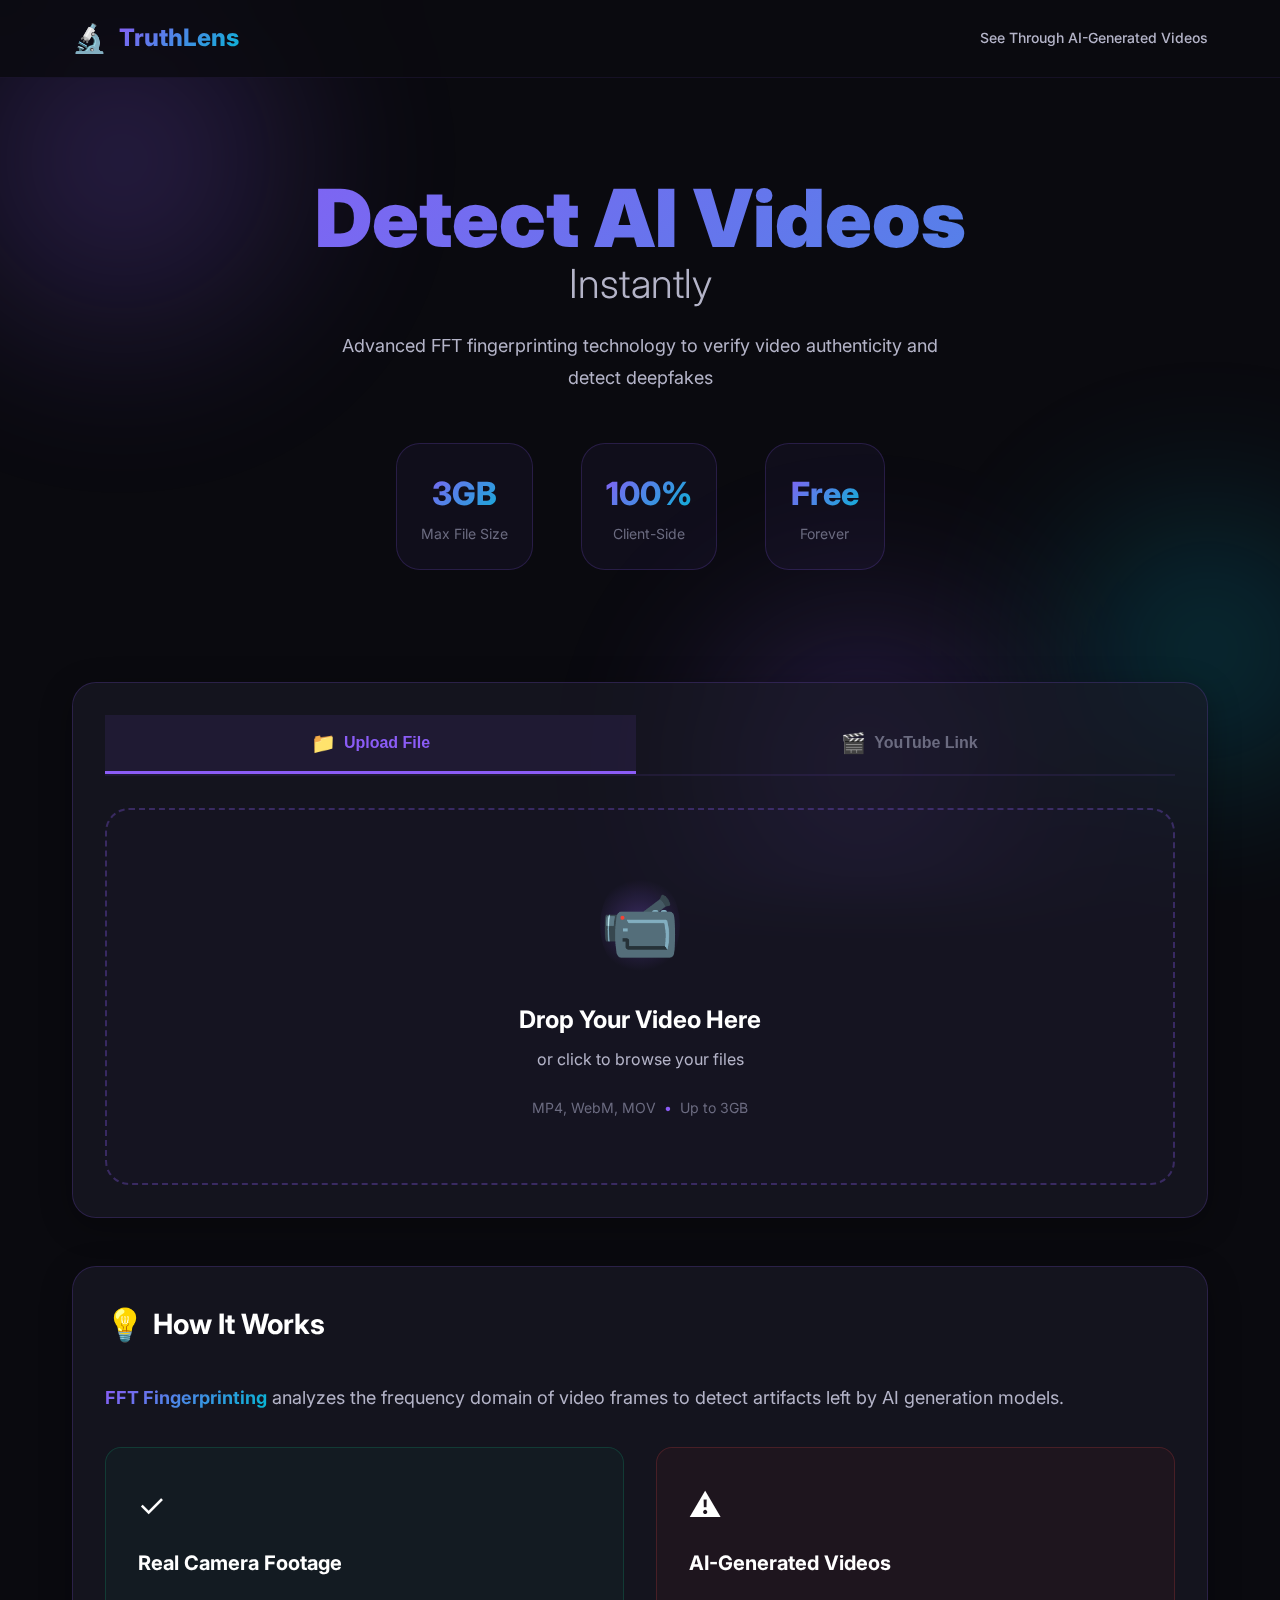
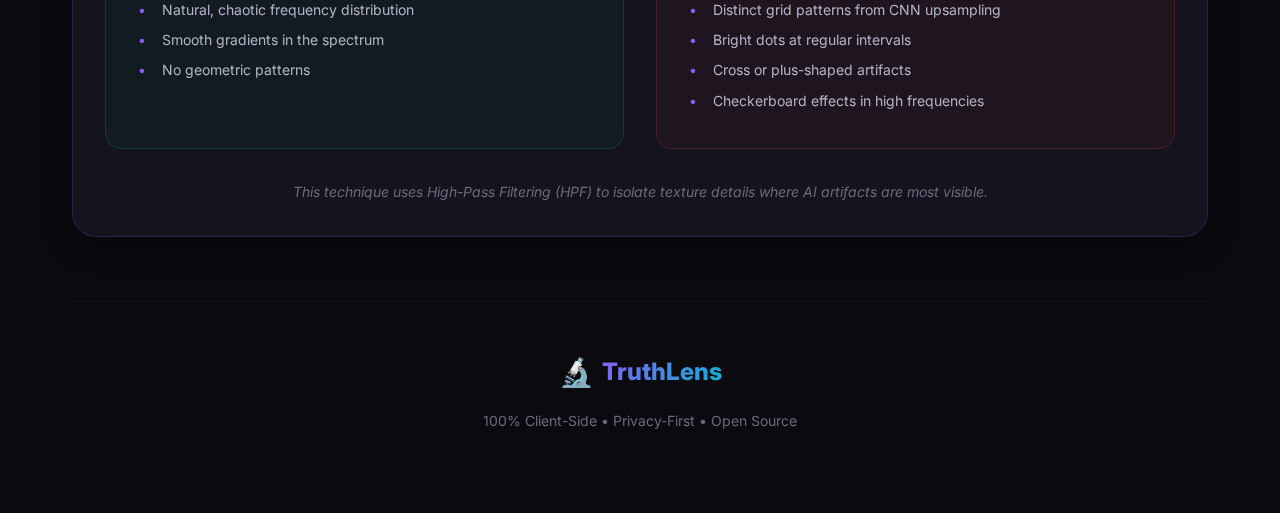
<file: index.html>
﻿<!DOCTYPE html>
<html lang="en">

<head>
    <meta name="google-site-verification" content="6qd9GJdNiaNcviOmPlmsAaN_yJgPoj8lYll9B8vOfQ4" />
    <meta charset="UTF-8">
    <meta name="viewport" content="width=device-width, initial-scale=1.0">

    <!-- Primary Meta Tags -->
    <title>TruthLens - AI Video Detection & Deepfake Detector | Free Online Tool</title>
    <meta name="title" content="TruthLens - AI Video Detection & Deepfake Detector">
    <meta name="description"
        content="Detect AI-generated videos instantly with TruthLens. Free FFT-based analysis to verify video authenticity. Upload files up to 3GB or check YouTube links.">
    <meta name="keywords"
        content="AI video detection, deepfake detector, video verification, FFT analysis, AI content detection">
    <meta name="author" content="TruthLens">
    <meta name="robots" content="index, follow">

    <!-- Open Graph -->
    <meta property="og:type" content="website">
    <meta property="og:title" content="TruthLens - AI Video Detection">
    <meta property="og:description" content="Detect AI-generated videos instantly with advanced FFT fingerprinting">
    <meta property="og:image" content="og-image.png">

    <!-- Favicon -->
    <link rel="icon" type="image/png" sizes="32x32" href="favicon-32x32.png">
    <link rel="icon" type="image/png" sizes="16x16" href="favicon-16x16.png">
    <link rel="apple-touch-icon" sizes="180x180" href="apple-touch-icon.png">

    <!-- Fonts -->
    <link rel="preconnect" href="https://fonts.googleapis.com">
    <link rel="preconnect" href="https://fonts.gstatic.com" crossorigin>
    <link
        href="https://fonts.googleapis.com/css2?family=Inter:wght@300;400;500;600;700;800;900&family=Fira+Code:wght@400;500;600&display=swap"
        rel="stylesheet">

    <!-- Styles -->
    <link rel="stylesheet" href="style.css">
</head>

<body>
    <!-- Animated Background -->
    <div class="animated-bg">
        <div class="gradient-orb orb-1"></div>
        <div class="gradient-orb orb-2"></div>
        <div class="gradient-orb orb-3"></div>
    </div>

    <!-- Navigation -->
    <nav class="navbar">
        <div class="nav-container">
            <div class="logo-section">
                <div class="logo-icon">🔬</div>
                <span class="logo-text">TruthLens</span>
            </div>
            <div class="nav-tagline">See Through AI-Generated Videos</div>
        </div>
    </nav>

    <div class="container">
        <!-- Hero Section -->
        <section class="hero-section">
            <div class="hero-content">
                <h1 class="hero-title">
                    <span class="gradient-text">Detect AI Videos</span>
                    <span class="hero-subtitle">Instantly</span>
                </h1>
                <p class="hero-description">
                    Advanced FFT fingerprinting technology to verify video authenticity and detect deepfakes
                </p>
                <div class="hero-stats">
                    <div class="stat-item">
                        <div class="stat-number">3GB</div>
                        <div class="stat-label">Max File Size</div>
                    </div>
                    <div class="stat-item">
                        <div class="stat-number">100%</div>
                        <div class="stat-label">Client-Side</div>
                    </div>
                    <div class="stat-item">
                        <div class="stat-number">Free</div>
                        <div class="stat-label">Forever</div>
                    </div>
                </div>
            </div>
        </section>

        <!-- Upload Section -->
        <section class="upload-section">
            <div class="glass-card upload-card">
                <!-- Tab Headers -->
                <div class="upload-tabs">
                    <button class="tab-btn active" data-tab="file">
                        <span class="tab-icon">📁</span>
                        <span class="tab-text">Upload File</span>
                    </button>
                    <button class="tab-btn" data-tab="youtube">
                        <span class="tab-icon">🎬</span>
                        <span class="tab-text">YouTube Link</span>
                    </button>
                </div>

                <!-- File Upload Tab -->
                <div class="tab-content active" id="fileTab">
                    <div class="upload-zone" id="uploadZone">
                        <div class="upload-icon-wrapper">
                            <div class="upload-icon">📹</div>
                            <div class="upload-pulse"></div>
                        </div>
                        <h3 class="upload-title">Drop Your Video Here</h3>
                        <p class="upload-description">or click to browse your files</p>
                        <div class="upload-specs">
                            <span class="spec-item">MP4, WebM, MOV</span>
                            <span class="spec-divider">•</span>
                            <span class="spec-item">Up to 3GB</span>
                        </div>
                        <input type="file" id="fileInput" accept="video/*">
                    </div>
                </div>

                <!-- YouTube Link Tab -->
                <div class="tab-content" id="youtubeTab">
                    <div class="youtube-input-container">
                        <div class="youtube-icon-wrapper">
                            <span class="youtube-icon">🎬</span>
                        </div>
                        <h3 class="youtube-title">Analyze YouTube Video</h3>
                        <p class="youtube-description">Paste any YouTube URL to check for AI generation</p>

                        <div class="url-input-group">
                            <input type="text" id="youtubeUrlInput" class="youtube-url-input"
                                placeholder="https://www.youtube.com/watch?v=...">
                            <button class="btn btn-primary" id="loadYoutubeBtn">
                                <span>Load Video</span>
                            </button>
                        </div>

                        <div class="youtube-info">
                            <div class="info-box">
                                <div class="info-title">✓ Supported Formats</div>
                                <div class="info-list">
                                    <div>youtube.com/watch?v=...</div>
                                    <div>youtu.be/...</div>
                                    <div>youtube.com/embed/...</div>
                                </div>
                            </div>
                            <div class="info-box warning">
                                <div class="info-title">⚠️ Note</div>
                                <div class="info-text">Some videos may have embedding restrictions. We'll guide you
                                    through manual download if needed.</div>
                            </div>
                        </div>
                    </div>
                </div>
            </div>
        </section>

        <!-- Video Player Section -->
        <section class="video-section hidden" id="videoSection">
            <div class="glass-card">
                <div class="section-header">
                    <h2 class="section-title">
                        <span class="title-icon">📺</span>
                        Video Preview
                    </h2>
                </div>
                <div class="video-container">
                    <video id="videoPlayer" controls></video>
                    <div id="youtubePlayerContainer" class="hidden"></div>
                </div>
                <div class="video-controls">
                    <button class="btn btn-primary btn-large" id="analyzeBtn">
                        <span class="btn-icon">🔍</span>
                        <span>Analyze Video</span>
                    </button>
                    <button class="btn btn-secondary" id="resetBtn">
                        <span class="btn-icon">🔄</span>
                        <span>Upload New</span>
                    </button>
                </div>
            </div>
        </section>

        <!-- FFT Visualization Section -->
        <section class="fft-section hidden" id="fftSection">
            <div class="glass-card">
                <div class="section-header">
                    <h2 class="section-title">
                        <span class="title-icon">📊</span>
                        FFT Frequency Spectrum
                    </h2>
                </div>
                <div class="fft-canvas-container">
                    <canvas id="fftCanvas"></canvas>
                    <div class="loading-overlay hidden" id="fftLoading">
                        <div class="spinner-wrapper">
                            <div class="spinner"></div>
                            <div class="spinner-glow"></div>
                        </div>
                        <div class="loading-text">Analyzing frequency patterns...</div>
                        <div class="progress-container">
                            <div class="progress-bar">
                                <div class="progress-fill" id="progressFill"></div>
                            </div>
                        </div>
                    </div>
                </div>
                <div class="fft-legend">
                    <div class="legend-item real">
                        <div class="legend-indicator"></div>
                        <div class="legend-text">
                            <strong>Real Video:</strong> Cloudy nebula, smooth gradients
                        </div>
                    </div>
                    <div class="legend-item ai">
                        <div class="legend-indicator"></div>
                        <div class="legend-text">
                            <strong>AI Generated:</strong> Grid lines, bright dots, cross patterns
                        </div>
                    </div>
                </div>
            </div>
        </section>

        <!-- Results Section -->
        <section class="results-section hidden" id="resultsSection">
            <div class="glass-card result-card">
                <div class="section-header">
                    <h2 class="section-title">
                        <span class="title-icon">🎯</span>
                        Detection Results
                    </h2>
                </div>

                <div class="result-badge-wrapper">
                    <div class="result-badge" id="resultBadge">AI Generated</div>
                </div>

                <div class="confidence-meter">
                    <div class="confidence-label">
                        <span>Confidence Level</span>
                        <span id="confidenceValue" class="confidence-number">0%</span>
                    </div>
                    <div class="confidence-bar">
                        <div class="confidence-fill" id="confidenceFill"></div>
                        <div class="confidence-glow"></div>
                    </div>
                </div>

                <div class="result-explanation">
                    <h4 class="explanation-title">
                        <span>📋</span>
                        Analysis Details
                    </h4>
                    <ul id="detectionDetails" class="details-list">
                        <li>Analyzing frequency patterns...</li>
                    </ul>
                </div>
            </div>
        </section>

        <!-- How It Works Section -->
        <section class="info-section">
            <div class="glass-card">
                <div class="section-header">
                    <h2 class="section-title">
                        <span class="title-icon">💡</span>
                        How It Works
                    </h2>
                </div>
                <div class="info-content">
                    <p class="info-intro">
                        <strong>FFT Fingerprinting</strong> analyzes the frequency domain of video frames to detect
                        artifacts left by AI generation models.
                    </p>

                    <div class="info-grid">
                        <div class="info-card real-card">
                            <div class="info-card-icon">✓</div>
                            <h4>Real Camera Footage</h4>
                            <ul>
                                <li>Natural, chaotic frequency distribution</li>
                                <li>Smooth gradients in the spectrum</li>
                                <li>No geometric patterns</li>
                            </ul>
                        </div>

                        <div class="info-card ai-card">
                            <div class="info-card-icon">⚠</div>
                            <h4>AI-Generated Videos</h4>
                            <ul>
                                <li>Distinct grid patterns from CNN upsampling</li>
                                <li>Bright dots at regular intervals</li>
                                <li>Cross or plus-shaped artifacts</li>
                                <li>Checkerboard effects in high frequencies</li>
                            </ul>
                        </div>
                    </div>

                    <p class="info-note">
                        This technique uses High-Pass Filtering (HPF) to isolate texture details where AI artifacts are
                        most visible.
                    </p>
                </div>
            </div>
        </section>

        <!-- Footer -->
        <footer class="footer">
            <div class="footer-content">
                <div class="footer-logo">
                    <span class="logo-icon">🔬</span>
                    <span class="logo-text">TruthLens</span>
                </div>
                <div class="footer-text">
                    100% Client-Side • Privacy-First • Open Source
                </div>
            </div>
        </footer>
    </div>

    <!-- Structured Data -->
    <script type="application/ld+json">
    {
      "@context": "https://schema.org",
      "@type": "WebApplication",
      "name": "TruthLens",
      "description": "AI video detection and deepfake detector using FFT fingerprinting",
      "url": "https://truthlens.ai",
      "applicationCategory": "SecurityApplication",
      "offers": {
        "@type": "Offer",
        "price": "0",
        "priceCurrency": "USD"
      }
    }
    </script>

    <!-- Scripts -->
    <script src="utils.js"></script>
    <script src="fft-analyzer.js"></script>
    <script src="visualization.js"></script>
    <script src="youtube-handler.js"></script>
    <script src="app.js"></script>
</body>


</html>
</file>
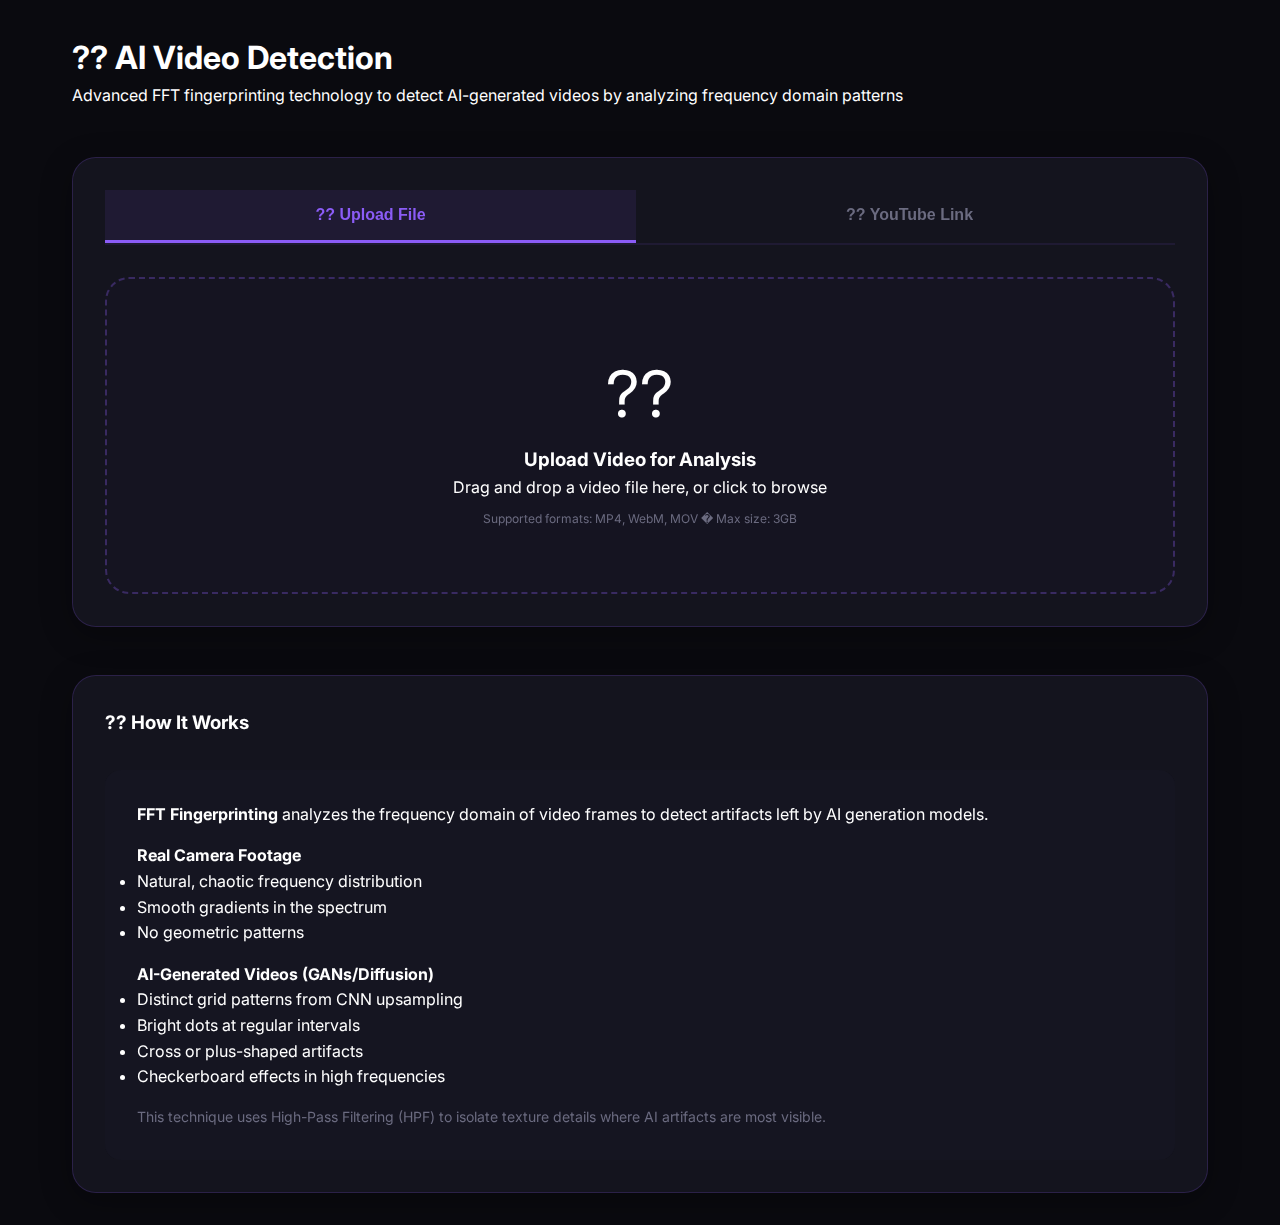
<file: index_backup.html>
﻿<!DOCTYPE html>
<html lang="en">

<head>
    <meta charset="UTF-8">
    <meta name="viewport" content="width=device-width, initial-scale=1.0">
    <title>AI Video Detection - FFT Fingerprinting</title>
    <meta name="description" content="Detect AI-generated videos using advanced FFT fingerprinting technology">

    <!-- Fonts -->
    <link rel="preconnect" href="https://fonts.googleapis.com">
    <link rel="preconnect" href="https://fonts.gstatic.com" crossorigin>
    <link href="https://fonts.googleapis.com/css2?family=Inter:wght@400;600;700;800&family=Fira+Code:wght@400;500&display=swap" rel="stylesheet">

    <!-- Styles -->
    <link rel="stylesheet" href="style.css">
</head>

<body>
    <div class="container">
        <!-- Header -->
        <header>
            <div class="header-content fade-in">
                <h1>?? AI Video Detection</h1>
                <p class="subtitle">
                    Advanced FFT fingerprinting technology to detect AI-generated videos by analyzing frequency domain patterns
                </p>
            </div>
        </header>

        <!-- Upload Section with Tabs -->
        <section class="upload-section fade-in">
            <div class="glass-card">
                <!-- Tab Headers -->
                <div class="upload-tabs">
                    <button class="tab-btn active" data-tab="file">
                        ?? Upload File
                    </button>
                    <button class="tab-btn" data-tab="youtube">
                        ?? YouTube Link
                    </button>
                </div>

                <!-- File Upload Tab -->
                <div class="tab-content active" id="fileTab">
                    <div class="upload-zone" id="uploadZone">
                        <div class="upload-icon">??</div>
                        <div class="upload-text">
                            <h3>Upload Video for Analysis</h3>
                            <p>Drag and drop a video file here, or click to browse</p>
                            <p class="mt-sm" style="font-size: 0.75rem; color: var(--color-text-muted);">
                                Supported formats: MP4, WebM, MOV � Max size: 3GB
                            </p>
                        </div>
                        <input type="file" id="fileInput" accept="video/*">
                    </div>
                </div>

                <!-- YouTube Link Tab -->
                <div class="tab-content" id="youtubeTab">
                    <div class="youtube-input-container">
                        <div class="youtube-icon">??</div>
                        <h3>Analyze YouTube Video</h3>
                        <p class="mb-md" style="color: var(--color-text-secondary);">
                            Paste a YouTube video URL to analyze it for AI generation
                        </p>
                        
                        <div class="url-input-group">
                            <input type="text" id="youtubeUrlInput" class="youtube-url-input" placeholder="https://www.youtube.com/watch?v=...">
                            <button class="btn btn-primary" id="loadYoutubeBtn">
                                Load Video
                            </button>
                        </div>

                        <div class="youtube-help">
                            <p style="font-size: 0.75rem; color: var(--color-text-muted);">
                                <strong>Supported formats:</strong><br>
                                � https://www.youtube.com/watch?v=VIDEO_ID<br>
                                � https://youtu.be/VIDEO_ID<br>
                                � https://www.youtube.com/embed/VIDEO_ID
                            </p>
                        </div>

                        <div class="youtube-notice mt-md">
                            <p style="font-size: 0.875rem; color: var(--color-text-muted);">
                                ?? <strong>Note:</strong> Some YouTube videos may have embedding restrictions. 
                                If the video cannot be loaded, you'll be guided to download it manually.
                            </p>
                        </div>
                    </div>
                </div>
            </div>
        </section>

        <!-- Main Analysis Grid -->
        <div class="main-grid">
            <!-- Video Player Section -->
            <section class="video-section hidden" id="videoSection">
                <div class="glass-card">
                    <h2>?? Video Preview</h2>
                    <div class="video-container">
                        <video id="videoPlayer" controls></video>
                        <div id="youtubePlayerContainer" class="hidden"></div>
                    </div>
                    <div class="video-controls">
                        <button class="btn btn-primary" id="analyzeBtn">
                            ?? Analyze Video
                        </button>
                        <button class="btn btn-secondary" id="resetBtn">
                            ?? Upload New Video
                        </button>
                    </div>
                </div>
            </section>

            <!-- FFT Visualization Section -->
            <section class="fft-section hidden" id="fftSection">
                <div class="glass-card">
                    <h2>?? FFT Frequency Spectrum</h2>
                    <div class="fft-canvas-container">
                        <canvas id="fftCanvas"></canvas>
                        <div class="loading-overlay hidden" id="fftLoading">
                            <div class="spinner"></div>
                            <div class="loading-text">Analyzing frequency patterns...</div>
                            <div class="progress-container">
                                <div class="progress-bar">
                                    <div class="progress-fill" id="progressFill"></div>
                                </div>
                            </div>
                        </div>
                    </div>
                    <div class="fft-legend">
                        <h4>How to Read This</h4>
                        <p><strong>Real Video:</strong> Cloudy nebula pattern, smooth gradients</p>
                        <p><strong>AI Generated:</strong> Grid lines, bright dots, cross/plus shapes</p>
                    </div>
                </div>
            </section>
        </div>

        <!-- Results Section -->
        <section class="results-section hidden" id="resultsSection">
            <div class="glass-card result-card">
                <h2>?? Detection Results</h2>

                <div class="result-badge" id="resultBadge">
                    AI Generated
                </div>

                <div class="confidence-meter">
                    <div class="confidence-label">
                        <span>Confidence Level</span>
                        <span id="confidenceValue">0%</span>
                    </div>
                    <div class="confidence-bar">
                        <div class="confidence-fill" id="confidenceFill"></div>
                    </div>
                </div>

                <div class="result-explanation">
                    <h4>?? Analysis Details</h4>
                    <ul id="detectionDetails">
                        <li>Analyzing frequency patterns...</li>
                    </ul>
                </div>
            </div>
        </section>

        <!-- Educational Info -->
        <section class="fade-in mt-lg">
            <div class="glass-card">
                <h3>?? How It Works</h3>
                <div class="result-explanation">
                    <p><strong>FFT Fingerprinting</strong> analyzes the frequency domain of video frames to detect artifacts left by AI generation models.</p>

                    <h4 class="mt-md">Real Camera Footage</h4>
                    <ul>
                        <li>Natural, chaotic frequency distribution</li>
                        <li>Smooth gradients in the spectrum</li>
                        <li>No geometric patterns</li>
                    </ul>

                    <h4 class="mt-md">AI-Generated Videos (GANs/Diffusion)</h4>
                    <ul>
                        <li>Distinct grid patterns from CNN upsampling</li>
                        <li>Bright dots at regular intervals</li>
                        <li>Cross or plus-shaped artifacts</li>
                        <li>Checkerboard effects in high frequencies</li>
                    </ul>

                    <p class="mt-md" style="color: var(--color-text-muted); font-size: 0.875rem;">
                        This technique uses High-Pass Filtering (HPF) to isolate texture details where AI artifacts are most visible.
                    </p>
                </div>
            </div>
        </section>
    </div>

    <!-- Scripts -->
    <script src="utils.js"></script>
    <script src="fft-analyzer.js"></script>
    <script src="visualization.js"></script>
    <script src="youtube-handler.js"></script>
    <script src="app.js"></script>
</body>

</html>
</file>
<file: style.css>
/* ============================================
   TruthLens - Modern Design System
   ============================================ */

:root {
  /* Colors */
  --color-bg-primary: #0a0a0f;
  --color-bg-secondary: #12121a;
  --color-bg-card: rgba(26, 26, 40, 0.6);

  --color-text-primary: #ffffff;
  --color-text-secondary: #b4b4c8;
  --color-text-muted: #6b6b80;

  --color-accent-primary: #8b5cf6;
  --color-accent-secondary: #06b6d4;
  --color-accent-success: #10b981;
  --color-accent-danger: #ef4444;

  /* Gradients */
  --gradient-primary: linear-gradient(135deg, #8b5cf6 0%, #06b6d4 100%);
  --gradient-success: linear-gradient(135deg, #10b981 0%, #059669 100%);
  --gradient-danger: linear-gradient(135deg, #ef4444 0%, #dc2626 100%);
  --gradient-glow: radial-gradient(circle, rgba(139, 92, 246, 0.3) 0%, transparent 70%);

  /* Spacing */
  --spacing-xs: 0.25rem;
  --spacing-sm: 0.5rem;
  --spacing-md: 1rem;
  --spacing-lg: 1.5rem;
  --spacing-xl: 2rem;
  --spacing-2xl: 3rem;
  --spacing-3xl: 4rem;

  /* Border Radius */
  --radius-sm: 0.5rem;
  --radius-md: 1rem;
  --radius-lg: 1.5rem;
  --radius-xl: 2rem;

  /* Shadows */
  --shadow-sm: 0 2px 8px rgba(0, 0, 0, 0.1);
  --shadow-md: 0 4px 16px rgba(0, 0, 0, 0.2);
  --shadow-lg: 0 8px 32px rgba(0, 0, 0, 0.3);
  --shadow-glow: 0 0 40px rgba(139, 92, 246, 0.4);

  /* Transitions */
  --transition-fast: 0.2s ease;
  --transition-normal: 0.3s ease;
  --transition-slow: 0.5s ease;

  /* Fonts */
  --font-primary: 'Inter', -apple-system, BlinkMacSystemFont, 'Segoe UI', sans-serif;
  --font-mono: 'Fira Code', 'Courier New', monospace;
}

/* ============================================
   Base Styles
   ============================================ */

* {
  margin: 0;
  padding: 0;
  box-sizing: border-box;
}

html {
  scroll-behavior: smooth;
}

body {
  font-family: var(--font-primary);
  background: var(--color-bg-primary);
  color: var(--color-text-primary);
  line-height: 1.6;
  overflow-x: hidden;
  min-height: 100vh;
}

/* ============================================
   Animated Background
   ============================================ */

.animated-bg {
  position: fixed;
  top: 0;
  left: 0;
  width: 100%;
  height: 100%;
  z-index: -1;
  overflow: hidden;
}

.gradient-orb {
  position: absolute;
  border-radius: 50%;
  filter: blur(80px);
  opacity: 0.3;
  animation: float 20s ease-in-out infinite;
}

.orb-1 {
  width: 500px;
  height: 500px;
  background: radial-gradient(circle, #8b5cf6 0%, transparent 70%);
  top: -10%;
  left: -10%;
  animation-delay: 0s;
}

.orb-2 {
  width: 400px;
  height: 400px;
  background: radial-gradient(circle, #06b6d4 0%, transparent 70%);
  top: 50%;
  right: -10%;
  animation-delay: 7s;
}

.orb-3 {
  width: 450px;
  height: 450px;
  background: radial-gradient(circle, #8b5cf6 0%, transparent 70%);
  bottom: -10%;
  left: 50%;
  animation-delay: 14s;
}

@keyframes float {

  0%,
  100% {
    transform: translate(0, 0) scale(1);
  }

  33% {
    transform: translate(30px, -30px) scale(1.1);
  }

  66% {
    transform: translate(-20px, 20px) scale(0.9);
  }
}

/* ============================================
   Navigation
   ============================================ */

.navbar {
  position: sticky;
  top: 0;
  z-index: 100;
  background: rgba(10, 10, 15, 0.8);
  backdrop-filter: blur(20px);
  border-bottom: 1px solid rgba(139, 92, 246, 0.1);
  padding: 1rem 0;
  animation: slideDown 0.5s ease-out;
}

@keyframes slideDown {
  from {
    transform: translateY(-100%);
    opacity: 0;
  }

  to {
    transform: translateY(0);
    opacity: 1;
  }
}

.nav-container {
  max-width: 1200px;
  margin: 0 auto;
  padding: 0 2rem;
  display: flex;
  justify-content: space-between;
  align-items: center;
}

.logo-section {
  display: flex;
  align-items: center;
  gap: 0.75rem;
}

.logo-icon {
  font-size: 1.75rem;
  animation: pulse 2s ease-in-out infinite;
}

@keyframes pulse {

  0%,
  100% {
    transform: scale(1);
  }

  50% {
    transform: scale(1.1);
  }
}

.logo-text {
  font-size: 1.5rem;
  font-weight: 800;
  background: var(--gradient-primary);
  -webkit-background-clip: text;
  -webkit-text-fill-color: transparent;
  background-clip: text;
}

.nav-tagline {
  font-size: 0.875rem;
  color: var(--color-text-secondary);
  font-weight: 500;
}

/* ============================================
   Container & Layout
   ============================================ */

.container {
  max-width: 1200px;
  margin: 0 auto;
  padding: 2rem;
}

/* ============================================
   Hero Section
   ============================================ */

.hero-section {
  text-align: center;
  padding: var(--spacing-3xl) 0;
  animation: fadeInUp 0.8s ease-out;
}

@keyframes fadeInUp {
  from {
    opacity: 0;
    transform: translateY(30px);
  }

  to {
    opacity: 1;
    transform: translateY(0);
  }
}

.hero-title {
  font-size: clamp(2.5rem, 8vw, 5rem);
  font-weight: 900;
  line-height: 1.1;
  margin-bottom: var(--spacing-lg);
}

.gradient-text {
  display: block;
  background: var(--gradient-primary);
  -webkit-background-clip: text;
  -webkit-text-fill-color: transparent;
  background-clip: text;
  animation: shimmer 3s ease-in-out infinite;
  background-size: 200% 200%;
}

@keyframes shimmer {

  0%,
  100% {
    background-position: 0% 50%;
  }

  50% {
    background-position: 100% 50%;
  }
}

.hero-subtitle {
  display: block;
  font-size: clamp(1.5rem, 4vw, 2.5rem);
  font-weight: 300;
  color: var(--color-text-secondary);
}

.hero-description {
  font-size: 1.125rem;
  color: var(--color-text-secondary);
  max-width: 600px;
  margin: 0 auto var(--spacing-2xl);
  line-height: 1.8;
}

.hero-stats {
  display: flex;
  justify-content: center;
  gap: var(--spacing-2xl);
  flex-wrap: wrap;
}

.stat-item {
  text-align: center;
  padding: var(--spacing-lg);
  background: rgba(139, 92, 246, 0.05);
  border-radius: var(--radius-lg);
  border: 1px solid rgba(139, 92, 246, 0.2);
  min-width: 120px;
  transition: all var(--transition-normal);
}

.stat-item:hover {
  transform: translateY(-5px);
  background: rgba(139, 92, 246, 0.1);
  border-color: rgba(139, 92, 246, 0.4);
  box-shadow: var(--shadow-glow);
}

.stat-number {
  font-size: 2rem;
  font-weight: 800;
  background: var(--gradient-primary);
  -webkit-background-clip: text;
  -webkit-text-fill-color: transparent;
  background-clip: text;
}

.stat-label {
  font-size: 0.875rem;
  color: var(--color-text-muted);
  margin-top: var(--spacing-xs);
}

/* ============================================
   Glass Card
   ============================================ */

.glass-card {
  background: var(--color-bg-card);
  backdrop-filter: blur(20px);
  border: 1px solid rgba(139, 92, 246, 0.2);
  border-radius: var(--radius-lg);
  padding: var(--spacing-xl);
  box-shadow: var(--shadow-lg);
  transition: all var(--transition-normal);
  animation: fadeInUp 0.6s ease-out;
}

.glass-card:hover {
  border-color: rgba(139, 92, 246, 0.4);
  box-shadow: var(--shadow-lg), var(--shadow-glow);
}

/* ============================================
   Upload Section
   ============================================ */

.upload-section {
  margin: var(--spacing-2xl) 0;
}

.upload-card {
  overflow: hidden;
}

.upload-tabs {
  display: flex;
  gap: var(--spacing-sm);
  margin-bottom: var(--spacing-xl);
  border-bottom: 2px solid rgba(139, 92, 246, 0.1);
}

.tab-btn {
  flex: 1;
  padding: var(--spacing-md) var(--spacing-lg);
  background: transparent;
  border: none;
  border-bottom: 3px solid transparent;
  color: var(--color-text-muted);
  font-size: 1rem;
  font-weight: 600;
  cursor: pointer;
  transition: all var(--transition-fast);
  display: flex;
  align-items: center;
  justify-content: center;
  gap: var(--spacing-sm);
}

.tab-icon {
  font-size: 1.25rem;
}

.tab-btn:hover {
  color: var(--color-text-primary);
  background: rgba(139, 92, 246, 0.05);
}

.tab-btn.active {
  color: var(--color-accent-primary);
  border-bottom-color: var(--color-accent-primary);
  background: rgba(139, 92, 246, 0.1);
}

.tab-content {
  display: none;
  animation: fadeIn 0.4s ease-out;
}

.tab-content.active {
  display: block;
}

@keyframes fadeIn {
  from {
    opacity: 0;
  }

  to {
    opacity: 1;
  }
}

/* ============================================
   Upload Zone
   ============================================ */

.upload-zone {
  position: relative;
  padding: var(--spacing-3xl);
  border: 2px dashed rgba(139, 92, 246, 0.3);
  border-radius: var(--radius-lg);
  text-align: center;
  cursor: pointer;
  transition: all var(--transition-normal);
  background: rgba(139, 92, 246, 0.02);
}

.upload-zone:hover {
  border-color: var(--color-accent-primary);
  background: rgba(139, 92, 246, 0.05);
  transform: translateY(-2px);
}

.upload-zone.drag-over {
  border-color: var(--color-accent-secondary);
  background: rgba(6, 182, 212, 0.1);
  transform: scale(1.02);
}

.upload-icon-wrapper {
  position: relative;
  display: inline-block;
  margin-bottom: var(--spacing-lg);
}

.upload-icon {
  font-size: 4rem;
  animation: bounce 2s ease-in-out infinite;
}

@keyframes bounce {

  0%,
  100% {
    transform: translateY(0);
  }

  50% {
    transform: translateY(-10px);
  }
}

.upload-pulse {
  position: absolute;
  top: 50%;
  left: 50%;
  transform: translate(-50%, -50%);
  width: 100%;
  height: 100%;
  border-radius: 50%;
  background: var(--gradient-glow);
  animation: pulsate 2s ease-in-out infinite;
  z-index: -1;
}

@keyframes pulsate {

  0%,
  100% {
    transform: translate(-50%, -50%) scale(1);
    opacity: 0.5;
  }

  50% {
    transform: translate(-50%, -50%) scale(1.5);
    opacity: 0;
  }
}

.upload-title {
  font-size: 1.5rem;
  font-weight: 700;
  margin-bottom: var(--spacing-sm);
  color: var(--color-text-primary);
}

.upload-description {
  color: var(--color-text-secondary);
  margin-bottom: var(--spacing-lg);
}

.upload-specs {
  display: flex;
  justify-content: center;
  align-items: center;
  gap: var(--spacing-sm);
  font-size: 0.875rem;
  color: var(--color-text-muted);
}

.spec-divider {
  color: var(--color-accent-primary);
}

#fileInput {
  display: none;
}

/* ============================================
   YouTube Input
   ============================================ */

.youtube-input-container {
  padding: var(--spacing-xl);
  text-align: center;
}

.youtube-icon-wrapper {
  margin-bottom: var(--spacing-lg);
}

.youtube-icon {
  font-size: 4rem;
  display: inline-block;
  animation: float 3s ease-in-out infinite;
}

.youtube-title {
  font-size: 1.5rem;
  font-weight: 700;
  margin-bottom: var(--spacing-sm);
}

.youtube-description {
  color: var(--color-text-secondary);
  margin-bottom: var(--spacing-xl);
}

.url-input-group {
  display: flex;
  gap: var(--spacing-sm);
  max-width: 600px;
  margin: 0 auto var(--spacing-xl);
}

.youtube-url-input {
  flex: 1;
  padding: var(--spacing-md) var(--spacing-lg);
  background: rgba(26, 26, 40, 0.6);
  border: 1px solid rgba(139, 92, 246, 0.3);
  border-radius: var(--radius-sm);
  color: var(--color-text-primary);
  font-size: 0.875rem;
  font-family: var(--font-mono);
  transition: all var(--transition-normal);
}

.youtube-url-input:focus {
  outline: none;
  border-color: var(--color-accent-primary);
  background: rgba(26, 26, 40, 0.8);
  box-shadow: 0 0 20px rgba(139, 92, 246, 0.3);
}

.youtube-url-input::placeholder {
  color: var(--color-text-muted);
}

.youtube-info {
  display: grid;
  grid-template-columns: repeat(auto-fit, minmax(250px, 1fr));
  gap: var(--spacing-md);
  max-width: 700px;
  margin: 0 auto;
}

.info-box {
  padding: var(--spacing-lg);
  background: rgba(139, 92, 246, 0.05);
  border-radius: var(--radius-md);
  border: 1px solid rgba(139, 92, 246, 0.2);
  text-align: left;
}

.info-box.warning {
  background: rgba(239, 68, 68, 0.05);
  border-color: rgba(239, 68, 68, 0.2);
}

.info-title {
  font-weight: 600;
  margin-bottom: var(--spacing-sm);
  color: var(--color-text-primary);
}

.info-list div {
  font-size: 0.75rem;
  color: var(--color-text-muted);
  font-family: var(--font-mono);
  padding: var(--spacing-xs) 0;
}

.info-text {
  font-size: 0.875rem;
  color: var(--color-text-secondary);
}

/* ============================================
   Sections
   ============================================ */

.video-section,
.fft-section,
.results-section,
.info-section {
  margin: var(--spacing-2xl) 0;
}

.section-header {
  margin-bottom: var(--spacing-xl);
}

.section-title {
  font-size: 1.75rem;
  font-weight: 700;
  display: flex;
  align-items: center;
  gap: var(--spacing-sm);
}

.title-icon {
  font-size: 2rem;
}

.hidden {
  display: none !important;
}

/* ============================================
   Video Player
   ============================================ */

.video-container {
  position: relative;
  width: 100%;
  aspect-ratio: 16 / 9;
  background: var(--color-bg-secondary);
  border-radius: var(--radius-md);
  overflow: hidden;
  margin-bottom: var(--spacing-lg);
}

.video-container video,
#youtubePlayerContainer {
  width: 100%;
  height: 100%;
  object-fit: contain;
}

.video-controls {
  display: flex;
  gap: var(--spacing-md);
  justify-content: center;
  flex-wrap: wrap;
}

/* ============================================
   Buttons
   ============================================ */

.btn {
  padding: var(--spacing-md) var(--spacing-xl);
  border: none;
  border-radius: var(--radius-sm);
  font-weight: 600;
  font-size: 0.875rem;
  cursor: pointer;
  transition: all var(--transition-fast);
  text-transform: uppercase;
  letter-spacing: 0.5px;
  position: relative;
  overflow: hidden;
  display: inline-flex;
  align-items: center;
  gap: var(--spacing-sm);
}

.btn::before {
  content: '';
  position: absolute;
  top: 50%;
  left: 50%;
  width: 0;
  height: 0;
  border-radius: 50%;
  background: rgba(255, 255, 255, 0.2);
  transform: translate(-50%, -50%);
  transition: width 0.6s, height 0.6s;
}

.btn:hover::before {
  width: 300px;
  height: 300px;
}

.btn-primary {
  background: var(--gradient-primary);
  color: white;
  box-shadow: var(--shadow-sm);
}

.btn-primary:hover {
  box-shadow: var(--shadow-md), 0 0 20px rgba(139, 92, 246, 0.4);
  transform: translateY(-2px);
}

.btn-secondary {
  background: rgba(139, 92, 246, 0.1);
  color: var(--color-accent-primary);
  border: 1px solid rgba(139, 92, 246, 0.3);
}

.btn-secondary:hover {
  background: rgba(139, 92, 246, 0.2);
  border-color: var(--color-accent-primary);
}

.btn-large {
  padding: var(--spacing-lg) var(--spacing-2xl);
  font-size: 1rem;
}

.btn:disabled {
  opacity: 0.5;
  cursor: not-allowed;
  transform: none !important;
}

.btn-icon {
  font-size: 1.25rem;
}

/* ============================================
   FFT Visualization
   ============================================ */

.fft-canvas-container {
  position: relative;
  width: 100%;
  aspect-ratio: 1;
  background: var(--color-bg-secondary);
  border-radius: var(--radius-md);
  overflow: hidden;
  margin-bottom: var(--spacing-lg);
}

#fftCanvas {
  width: 100%;
  height: 100%;
  display: block;
}

.loading-overlay {
  position: absolute;
  top: 0;
  left: 0;
  right: 0;
  bottom: 0;
  background: rgba(10, 10, 15, 0.95);
  backdrop-filter: blur(10px);
  display: flex;
  flex-direction: column;
  align-items: center;
  justify-content: center;
  z-index: 10;
}

.spinner-wrapper {
  position: relative;
  width: 80px;
  height: 80px;
  margin-bottom: var(--spacing-lg);
}

.spinner {
  width: 100%;
  height: 100%;
  border: 4px solid rgba(139, 92, 246, 0.2);
  border-top-color: var(--color-accent-primary);
  border-radius: 50%;
  animation: spin 1s linear infinite;
}

@keyframes spin {
  to {
    transform: rotate(360deg);
  }
}

.spinner-glow {
  position: absolute;
  top: 50%;
  left: 50%;
  transform: translate(-50%, -50%);
  width: 100%;
  height: 100%;
  border-radius: 50%;
  background: var(--gradient-glow);
  animation: pulsate 2s ease-in-out infinite;
}

.loading-text {
  color: var(--color-text-secondary);
  font-size: 0.875rem;
  margin-bottom: var(--spacing-md);
}

.progress-container {
  width: 300px;
  max-width: 90%;
}

.progress-bar {
  height: 4px;
  background: rgba(255, 255, 255, 0.1);
  border-radius: var(--radius-xl);
  overflow: hidden;
}

.progress-fill {
  height: 100%;
  background: var(--gradient-primary);
  border-radius: var(--radius-xl);
  transition: width 0.3s ease;
}

.fft-legend {
  display: grid;
  grid-template-columns: repeat(auto-fit, minmax(250px, 1fr));
  gap: var(--spacing-md);
}

.legend-item {
  display: flex;
  align-items: center;
  gap: var(--spacing-md);
  padding: var(--spacing-md);
  background: rgba(139, 92, 246, 0.05);
  border-radius: var(--radius-sm);
}

.legend-indicator {
  width: 12px;
  height: 12px;
  border-radius: 50%;
  flex-shrink: 0;
}

.legend-item.real .legend-indicator {
  background: var(--color-accent-success);
  box-shadow: 0 0 10px var(--color-accent-success);
}

.legend-item.ai .legend-indicator {
  background: var(--color-accent-danger);
  box-shadow: 0 0 10px var(--color-accent-danger);
}

.legend-text {
  font-size: 0.875rem;
  color: var(--color-text-secondary);
}

.legend-text strong {
  color: var(--color-text-primary);
}

/* ============================================
   Results
   ============================================ */

.result-badge-wrapper {
  text-align: center;
  margin-bottom: var(--spacing-xl);
}

.result-badge {
  display: inline-block;
  padding: var(--spacing-md) var(--spacing-2xl);
  border-radius: var(--radius-xl);
  font-weight: 700;
  font-size: 1.5rem;
  text-transform: uppercase;
  letter-spacing: 1px;
  animation: badgePulse 2s ease-in-out infinite;
}

.result-badge.ai-generated {
  background: var(--gradient-danger);
  box-shadow: 0 0 30px rgba(239, 68, 68, 0.4);
}

.result-badge.real-video {
  background: var(--gradient-success);
  box-shadow: 0 0 30px rgba(16, 185, 129, 0.4);
}

@keyframes badgePulse {

  0%,
  100% {
    transform: scale(1);
  }

  50% {
    transform: scale(1.05);
  }
}

.confidence-meter {
  margin: var(--spacing-xl) auto;
  max-width: 500px;
}

.confidence-label {
  display: flex;
  justify-content: space-between;
  margin-bottom: var(--spacing-sm);
  font-size: 0.875rem;
  color: var(--color-text-secondary);
}

.confidence-number {
  font-weight: 700;
  font-size: 1.25rem;
  background: var(--gradient-primary);
  -webkit-background-clip: text;
  -webkit-text-fill-color: transparent;
  background-clip: text;
}

.confidence-bar {
  position: relative;
  height: 16px;
  background: rgba(255, 255, 255, 0.1);
  border-radius: var(--radius-xl);
  overflow: hidden;
}

.confidence-fill {
  height: 100%;
  border-radius: var(--radius-xl);
  transition: width 1s ease-out;
  position: relative;
}

.confidence-glow {
  position: absolute;
  top: 0;
  left: 0;
  right: 0;
  bottom: 0;
  background: linear-gradient(90deg, transparent, rgba(255, 255, 255, 0.3), transparent);
  animation: shimmer 2s infinite;
}

.result-explanation {
  margin-top: var(--spacing-xl);
  padding: var(--spacing-xl);
  background: rgba(26, 26, 40, 0.4);
  border-radius: var(--radius-md);
}

.explanation-title {
  display: flex;
  align-items: center;
  gap: var(--spacing-sm);
  color: var(--color-accent-primary);
  margin-bottom: var(--spacing-md);
  font-size: 1.125rem;
}

.details-list {
  list-style: none;
  padding-left: 0;
}

.details-list li {
  padding: var(--spacing-sm) 0;
  padding-left: var(--spacing-lg);
  position: relative;
  color: var(--color-text-secondary);
}

.details-list li::before {
  content: '▸';
  position: absolute;
  left: 0;
  color: var(--color-accent-primary);
}

/* ============================================
   Info Section
   ============================================ */

.info-intro {
  font-size: 1.125rem;
  color: var(--color-text-secondary);
  margin-bottom: var(--spacing-xl);
  line-height: 1.8;
}

.info-intro strong {
  color: var(--color-text-primary);
  background: var(--gradient-primary);
  -webkit-background-clip: text;
  -webkit-text-fill-color: transparent;
  background-clip: text;
}

.info-grid {
  display: grid;
  grid-template-columns: repeat(auto-fit, minmax(300px, 1fr));
  gap: var(--spacing-xl);
  margin-bottom: var(--spacing-xl);
}

.info-card {
  padding: var(--spacing-xl);
  border-radius: var(--radius-md);
  border: 1px solid;
  transition: all var(--transition-normal);
}

.info-card:hover {
  transform: translateY(-5px);
  box-shadow: var(--shadow-lg);
}

.real-card {
  background: rgba(16, 185, 129, 0.05);
  border-color: rgba(16, 185, 129, 0.2);
}

.real-card:hover {
  border-color: rgba(16, 185, 129, 0.4);
  box-shadow: 0 8px 32px rgba(16, 185, 129, 0.2);
}

.ai-card {
  background: rgba(239, 68, 68, 0.05);
  border-color: rgba(239, 68, 68, 0.2);
}

.ai-card:hover {
  border-color: rgba(239, 68, 68, 0.4);
  box-shadow: 0 8px 32px rgba(239, 68, 68, 0.2);
}

.info-card-icon {
  font-size: 2rem;
  margin-bottom: var(--spacing-md);
}

.info-card h4 {
  font-size: 1.25rem;
  margin-bottom: var(--spacing-md);
  color: var(--color-text-primary);
}

.info-card ul {
  list-style: none;
  padding-left: 0;
}

.info-card li {
  padding: var(--spacing-xs) 0;
  padding-left: var(--spacing-lg);
  position: relative;
  color: var(--color-text-secondary);
  font-size: 0.875rem;
}

.info-card li::before {
  content: '•';
  position: absolute;
  left: 0;
  color: var(--color-accent-primary);
}

.info-note {
  color: var(--color-text-muted);
  font-size: 0.875rem;
  font-style: italic;
  text-align: center;
}

/* ============================================
   Footer
   ============================================ */

.footer {
  margin-top: var(--spacing-3xl);
  padding: var(--spacing-2xl) 0;
  border-top: 1px solid rgba(139, 92, 246, 0.1);
}

.footer-content {
  text-align: center;
}

.footer-logo {
  display: flex;
  align-items: center;
  justify-content: center;
  gap: var(--spacing-sm);
  margin-bottom: var(--spacing-md);
}

.footer-text {
  color: var(--color-text-muted);
  font-size: 0.875rem;
}

/* ============================================
   Error Modal
   ============================================ */

.error-modal {
  position: fixed;
  top: 0;
  left: 0;
  right: 0;
  bottom: 0;
  z-index: 1000;
  display: flex;
  align-items: center;
  justify-content: center;
  opacity: 0;
  pointer-events: none;
  transition: opacity var(--transition-normal);
}

.error-modal.visible {
  opacity: 1;
  pointer-events: all;
}

.error-modal-overlay {
  position: absolute;
  top: 0;
  left: 0;
  right: 0;
  bottom: 0;
  background: rgba(0, 0, 0, 0.8);
  backdrop-filter: blur(10px);
}

.error-modal-content {
  position: relative;
  background: rgba(26, 26, 40, 0.95);
  backdrop-filter: blur(20px);
  border: 1px solid rgba(239, 68, 68, 0.3);
  border-radius: var(--radius-lg);
  padding: var(--spacing-2xl);
  max-width: 500px;
  width: 90%;
  text-align: center;
  box-shadow: var(--shadow-lg), 0 0 40px rgba(239, 68, 68, 0.3);
  animation: modalSlideIn 0.4s ease-out;
}

@keyframes modalSlideIn {
  from {
    opacity: 0;
    transform: translateY(-30px) scale(0.95);
  }

  to {
    opacity: 1;
    transform: translateY(0) scale(1);
  }
}

.error-icon {
  font-size: 4rem;
  margin-bottom: var(--spacing-md);
  animation: errorPulse 2s ease-in-out infinite;
}

@keyframes errorPulse {

  0%,
  100% {
    transform: scale(1);
    filter: drop-shadow(0 0 10px rgba(239, 68, 68, 0.5));
  }

  50% {
    transform: scale(1.1);
    filter: drop-shadow(0 0 20px rgba(239, 68, 68, 0.8));
  }
}

.error-title {
  color: var(--color-accent-danger);
  font-size: 1.5rem;
  margin-bottom: var(--spacing-md);
  font-weight: 700;
}

.error-message {
  color: var(--color-text-secondary);
  font-size: 1rem;
  line-height: 1.6;
  margin-bottom: var(--spacing-xl);
}

.error-close-btn {
  min-width: 120px;
}

/* ============================================
   Responsive Design
   ============================================ */

@media (max-width: 768px) {
  .nav-container {
    flex-direction: column;
    gap: var(--spacing-sm);
  }

  .nav-tagline {
    font-size: 0.75rem;
  }

  .hero-stats {
    gap: var(--spacing-md);
  }

  .stat-item {
    min-width: 100px;
  }

  .upload-tabs {
    flex-direction: column;
    gap: 0;
  }

  .tab-btn {
    border-bottom: 1px solid rgba(139, 92, 246, 0.2);
    border-left: 3px solid transparent;
  }

  .tab-btn.active {
    border-left-color: var(--color-accent-primary);
    border-bottom-color: rgba(139, 92, 246, 0.2);
  }

  .url-input-group {
    flex-direction: column;
  }

  .youtube-info {
    grid-template-columns: 1fr;
  }

  .video-controls {
    flex-direction: column;
  }

  .btn {
    width: 100%;
  }

  .info-grid {
    grid-template-columns: 1fr;
  }
}

/* ============================================
   Utilities
   ============================================ */

.mt-sm {
  margin-top: var(--spacing-sm);
}

.mt-md {
  margin-top: var(--spacing-md);
}

.mt-lg {
  margin-top: var(--spacing-lg);
}

.mb-sm {
  margin-bottom: var(--spacing-sm);
}

.mb-md {
  margin-bottom: var(--spacing-md);
}

.mb-lg {
  margin-bottom: var(--spacing-lg);
}

.text-center {
  text-align: center;
}
</file>
